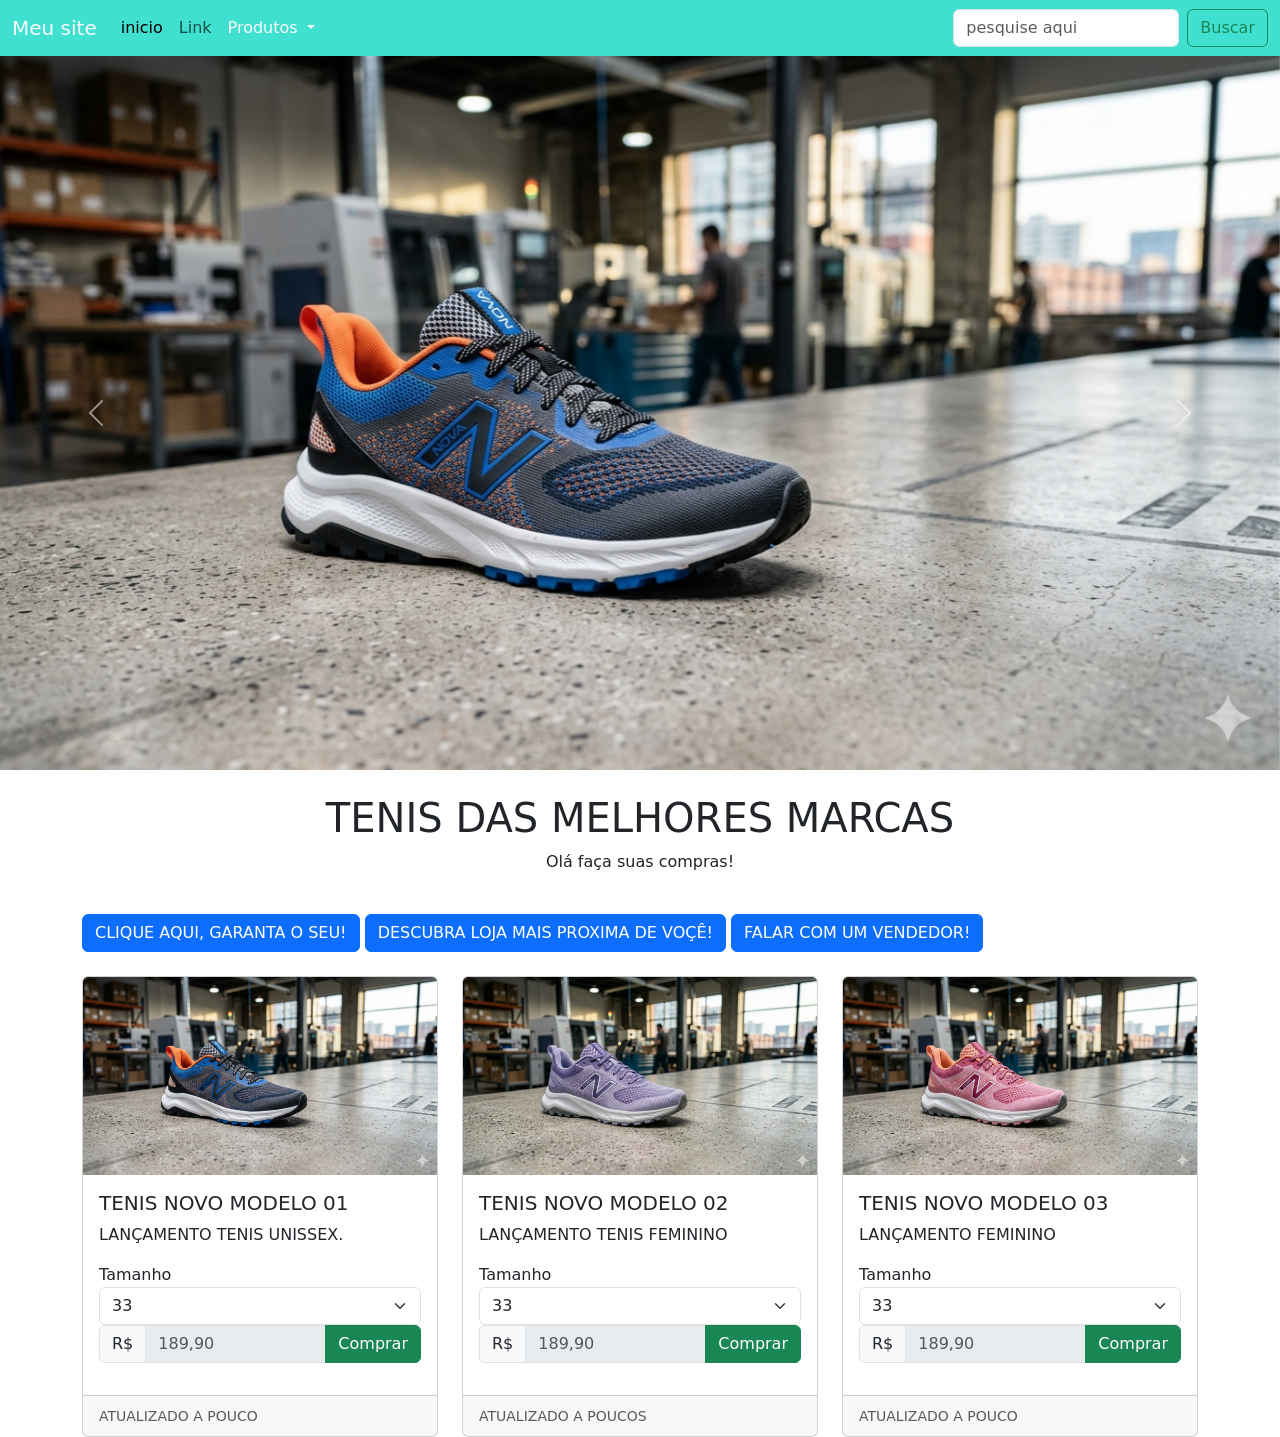
<file: index.html>
<!DOCTYPE html>
<html lang="pt-br">

<head>
    <meta charset="UTF-8">
    <meta name="viewport" content="width=device-width, initial-scale=1.0">
    <title>Eduarda melo</title>
    <link rel="stylesheet" href="style.css">
    <link href="https://cdn.jsdelivr.net/npm/bootstrap@5.3.8/dist/css/bootstrap.min.css" rel="stylesheet"
        integrity="sha384-sRIl4kxILFvY47J16cr9ZwB07vP4J8+LH7qKQnuqkuIAvNWLzeN8tE5YBujZqJLB" crossorigin="anonymous">
</head>

<body>
    <nav class="navbar navbar-expand-lg text-light" style="background-color: turquoise;" ">
  <div class=" container-fluid">
        <a class="navbar-brand text-light" href="#">Meu site</a>
        <button class="navbar-toggler" type="button" data-bs-toggle="collapse" data-bs-target="#navbarSupportedContent"
            aria-controls="navbarSupportedContent" aria-expanded="false" aria-label="Toggle navigation">
            <span class="navbar-toggler-icon"></span>
        </button>
        <div class="collapse navbar-collapse" id="navbarSupportedContent">
            <ul class="navbar-nav me-auto mb-2 mb-lg-0">
                <li class="nav-item">
                    <a class="nav-link active" aria-current="page" href="#">inicio
                    </a>
                </li>
                <li class="nav-item">
                    <a class="nav-link" href="#">Link</a>
                </li>
                <li class="nav-item dropdown">
                    <a class="nav-link dropdown-toggle text-light href=" #" role="button" data-bs-toggle="dropdown"
                        aria-expanded="false">
                        Produtos
                    </a>
                    <ul class="dropdown-menu">
                        <li><a class="dropdown-item" href="#">Celulares</a></li>
                        <li><a class="dropdown-item" href="#">Air fry </a></li>
                        - <li>
                            <hr class="dropdown-divider">
                        </li>
                        <li><a class="dropdown-item" href="#">Something else here</a></li>
                    </ul>
                </li>
            </ul>
            <form class="d-flex" role="search">
                <input class="form-control me-2" type="search" placeholder="pesquise aqui" aria-label="Search" />
                <button class="btn btn-outline-success" type="submit">Buscar
                </button>
            </form>
        </div>
        </div>
    </nav>

    <div id="carouselExample" class="carousel slide">
        <div class="carousel-inner">
            <div class="carousel-item active">
                <img src="/imagens/tenis1fb/tenis1.png" class="d-block w-100" alt="...">
            </div>
            <div class="carousel-item">
                <img src="imagens/tenis2/tenis2.png" class="d-block w-100" alt="...">
            </div>
            <div class="carousel-item">
                <img src="imagens/tenis3/tenis3.png" class="d-block w-100" alt="...">
            </div>

        </div>
        <button class="carousel-control-prev" type="button" data-bs-target="#carouselExample" data-bs-slide="prev">
            <span class="carousel-control-prev-icon" aria-hidden="true"></span>
            <span class="visually-hidden">Previous</span>
        </button>
        <button class="carousel-control-next" type="button" data-bs-target="#carouselExample" data-bs-slide="next">
            <span class="carousel-control-next-icon" aria-hidden="true"></span>
            <span class="visually-hidden">Next</span>
        </button>


    </div>
    <div class="container">
        <br>

        <h1 class="text-center">TENIS DAS MELHORES MARCAS</h1>
        <p class="text-center">Olá faça suas compras!</p>
        <br>
        <a href="" class="btn btn-primary">CLIQUE AQUI, GARANTA O SEU!</a>
        <a href="" class="btn btn-primary">DESCUBRA LOJA MAIS PROXIMA DE VOÇÊ!</a>
        <a href="" class="btn btn-primary">FALAR COM UM VENDEDOR!</a>
        <br>
        <br>
        <div class="row row-cols-1 row-cols-md-3 g-4">
            <div class="col">
                <div class="card h-100">
                    <img src="imagens/tenis1fb/tenis1.png
                    " class="card-img-top" alt="...">
                    <div class="card-body">
                        <h5 class="card-title">TENIS NOVO MODELO 01</h5>
                        <p class="card-text">LANÇAMENTO TENIS UNISSEX.</p>
                        <label for="" class="card-text">Tamanho</label>
                            <select class="form-select">
                                <option value="33">33</option>
                                <option value="34">34</option>
                                <option value="35">35</option>
                                <option value="36">36</option>
                                <option value="37">37</option>
                                <option value="38">38</option>
                                <option value="39">39</option>
                                <option value="40">40</option>
                                <option value="41">41</option>
                            </select>
                        <div class="input-group mb-3">
                            <span class="input-group-text">R$ </span>
                            <input type="text" class="form-control" placeholder="189,90" disabled>
                            <a href="tenis1.html" class="btn btn-success">Comprar</a>
                        </div>

                    </div>
                    <div class="card-footer">
                        <small class="text-body-secondary">ATUALIZADO A POUCO</small>
                    </div>
                </div>
            </div>
            <div class="col">
                <div class="card h-100">
                    <img src="imagens/tenis2/tenis2.png" class="card-img-top" alt="...">
                    <div class="card-body">
                        <h5 class="card-title">TENIS NOVO MODELO 02</h5>
                        <p class="card-text">LANÇAMENTO TENIS FEMININO</p>
                            <label for="" class="card-text">Tamanho</label>
                            <select class="form-select">
                                <option value="33">33</option>
                                <option value="34">34</option>
                                <option value="35">35</option>
                                <option value="36">36</option>
                                <option value="37">37</option>
                                <option value="38">38</option>
                                <option value="39">39</option>
                                <option value="40">40</option>
                                <option value="41">41</option>
                            </select>
                                                <div class="input-group mb-3">
                            <span class="input-group-text">R$ </span>
                            <input type="text" class="form-control" placeholder="189,90" disabled>
                            <a href="tenis2.html" class="btn btn-success">Comprar</a>
                        </div>
                    </div>
                    <div class="card-footer">
                        <small class="text-body-secondary">ATUALIZADO A POUCOS</small>
                    </div>
                </div>
            </div>
            <div class="col">
                <div class="card h-100">
                    <img src="imagens/tenis3/tenis3.png" class="card-img-top" alt="...">
                    
                    <div class="card-body">
                        <h5 class="card-title">TENIS NOVO MODELO 03</h5>
                        <p class="card-text">LANÇAMENTO FEMININO </p>
                        <label for="" class="card-text">Tamanho</label>
                            <select class="form-select">
                                <option value="33">33</option>
                                <option value="34">34</option>
                                <option value="35">35</option>
                                <option value="36">36</option>
                                <option value="37">37</option>
                                <option value="38">38</option>
                                <option value="39">39</option>
                                <option value="40">40</option>
                                <option value="41">41</option>
                            </select>
                                                <div class="input-group mb-3">
                            <span class="input-group-text">R$ </span>
                            <input type="text" class="form-control" placeholder="189,90" disabled>
                            <a href="tenis3.html" class="btn btn-success">Comprar</a>
                        </div>
                    </div>
                    <div class="card-footer">
                        <small class="text-body-secondary">ATUALIZADO A POUCO</small>
                    </div>
                </div>
            </div>
        </div>
    </div>
</body>
<script src="https://cdn.jsdelivr.net/npm/bootstrap@5.3.8/dist/js/bootstrap.bundle.min.js"
    integrity="sha384-FKyoEForCGlyvwx9Hj09JcYn3nv7wiPVlz7YYwJrWVcXK/BmnVDxM+D2scQbITxI"
    crossorigin="anonymous"></script>

</html>
</file>
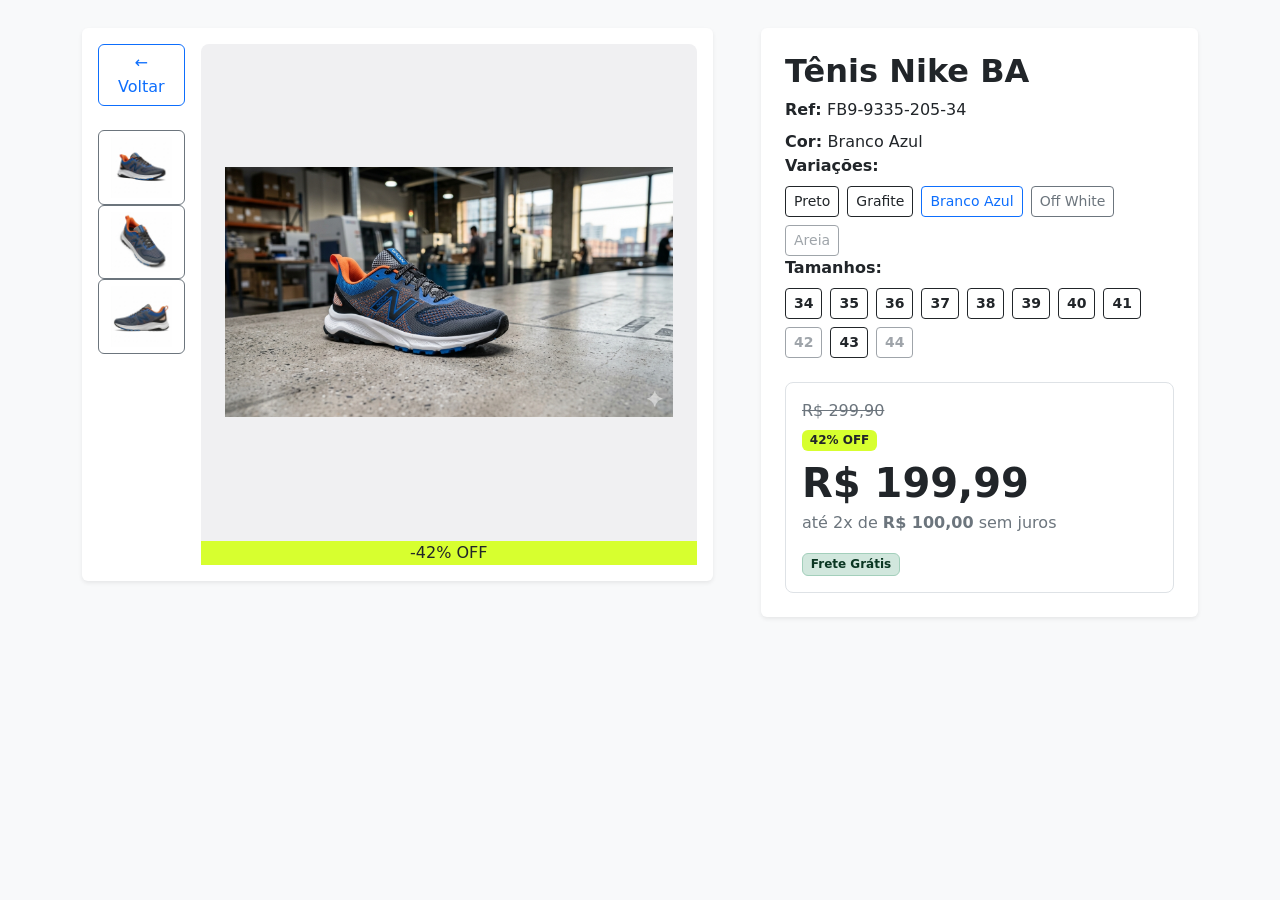
<file: tenis1.html>
<!DOCTYPE html>
<html lang="pt-br">

<head>
    <meta charset="UTF-8">
    <meta name="viewport" content="width=device-width, initial-scale=1.0">
    <title>Produto 1</title>
    <link rel="stylesheet" href="style.css">

    <link href="https://cdn.jsdelivr.net/npm/bootstrap@5.3.8/dist/css/bootstrap.min.css" rel="stylesheet"
        integrity="sha384-sRIl4kxILFvY47J16cr9ZwB07vP4J8+LH7qKQnuqkuIAvNWLzeN8tE5YBujZqJLB" crossorigin="anonymous">
</head>

<body class="bg-light">
    <br>
    <main class="container py-4 py-lg-1">
        <div class="row g-4 g-lg-5 align-items-start">
            <section class="col-12 col-lg-7">
                <div class="card border-0 shadow-sm">
                    <div class="card-body p-2 p-md-3">
                        <div class="row g-3">
                            <div class="col-2 col-md-2">
                                <div class="d-grip gap-2">
                                    <a href="index.html" class="btn btn-outline-primary">← Voltar</a>
                                    <br><br>
                                    <button class="btn btn-outline-secondary" type="button">
                                        <img src="/imagens/tenis1fb/tenis 1fb.png" class="d-block w-100" alt="..." onclick="trocarImagem(this.src)">
                                    </button>
                                    <button class="btn btn-outline-secondary" type="button">
                                        <img src="/imagens/tenis1fb/tenis1bf2.png" class="d-block w-100" alt="..." onclick="trocarImagem(this.src)">
                                    </button>
                                    <button class="btn btn-outline-secondary" type="button">
                                        <img src="/imagens/tenis1fb/tenis1bf3.png" class="d-block w-100" alt="..." onclick="trocarImagem(this.src)">
                                    </button>
                                </div>
                            </div>
                            <div class="col-10 col-md-10">
                                <div class="card border-0 rounded-3" style="background-color: #f0f0f2;">
                                    <div class="ratio ratio-1x1 magnifier-container" id="magnifierContainer">
                                        <img src="/imagens/tenis1fb/tenis1.png" alt="Tenis Adidas"
                                            class="img-fluid p-3 p-md-4" style="object-fit: contain;" id="imagemPrincipal">
                                            <div class="lupa" id="lupa"></div>
                                    </div>
                                    <div class="text-center fw-bold-py-2" style="background-color: #d7ff2f;">-42% OFF
                                    </div>
                                </div>
                            </div>
                        </div>
                    </div>
                </div>
            </section>

            <section class="col-12 col-lg-5">
                <div class="card border-0 shadow-sm h-100">
                    <div class="card-body p-3 p-md-4">
                        <h1 class="h2 fw-bold md-3 text-start">Tênis Nike BA</h1>
                        <p class="mb-2"><b>Ref: </b> FB9-9335-205-34</p>
                        <span class="mb-4"><b>Cor: </b> Branco Azul</span>
                        <div class="md-4">
                            <p class="fw-bold mb-2">Variações: </p>
                            <div class="d-flex flex-wrap gap-2">
                                <button class="btn btn-outline-dark btn-sm">Preto</button>
                                <button class="btn btn-outline-dark btn-sm">Grafite</button>
                                <button class="btn btn-outline-primary btn-sm">Branco Azul</button>
                                <button class="btn btn-outline-secondary btn-sm">Off White</button>
                                <button class="btn btn-outline-secondary btn-sm" disabled>Areia</button>
                            </div>
                        </div>

                        <div class="md-4">
                            <p class="d-flex fw-bold mb-2">Tamanhos: </p>
                            <div class="d-flex flex-wrap gap-2">
                                <button class="btn btn-outline-dark btn-sm fw-semibold">34</button>
                                <button class="btn btn-outline-dark btn-sm fw-semibold">35</button>
                                <button class="btn btn-outline-dark btn-sm fw-semibold">36</button>
                                <button class="btn btn-outline-dark btn-sm fw-semibold">37</button>
                                <button class="btn btn-outline-dark btn-sm fw-semibold">38</button>
                                <button class="btn btn-outline-dark btn-sm fw-semibold">39</button>
                                <button class="btn btn-outline-dark btn-sm fw-semibold">40</button>
                                <button class="btn btn-outline-dark btn-sm fw-semibold">41</button>
                                <button class="btn btn-outline-secondary btn-sm fw-semibold" disabled>42</button>
                                <button class="btn btn-outline-dark btn-sm fw-semibold">43</button>
                                <button class="btn btn-outline-secondary btn-sm fw-semibold" disabled>44</button>
                            </div>
                        </div>
                        <br>
                        <div class="card border rounded-3">
                            <div class="card-body">
                                <p class="text-secondary text-decoration-line-through mb-1">R$ 299,90</p>
                                <p class="mb-2">
                                    <span class="badge text-dark" style="background-color: #d7ff2f;">42% OFF</span>
                                </p>
                                <p class="display-6 fw-bold mb-1">R$ 199,99</p>
                                <p class="text-secondary md-3">até 2x de <b>R$ 100,00</b> sem juros </p>
                                <span class="badge bg-success-subtle text-success-emphasis border border-success-subtle">Frete Grátis</span>
                            </div>
                        </div>
                    </div>
            </section>
        </div>
    </main>
</body>
<script src="tenis.js"></script>

<script src="https://cdn.jsdelivr.net/npm/bootstrap@5.3.8/dist/js/bootstrap.bundle.min.js"
    integrity="sha384-FKyoEForCGlyvwx9Hj09JcYn3nv7wiPVlz7YYwJrWVcXK/BmnVDxM+D2scQbITxI"
    crossorigin="anonymous"></script>

</html>
</file>
<file: style.css>
body {
     font-family:Arial, sans-serif;
    background-color: #f0bf97;
    color: #e914c9;
}
h1{
    color:rgb(0, 0, 0);
}

.magnifier-container {
    position: relative;
    cursor: crosshair;
    overflow: hidden;
}

.lupa {
    position: absolute;
    width: 140px;
    height: 140px;
    border: 2px solid rgba(255, 255, 255, 0.95);
    outline: 1px solid rgba(0, 0, 0, 0.08);
    border-radius: 50%;
    pointer-events: none;
    background-repeat: no-repeat;
    box-shadow:
        0 16px 28px rgba(0, 0, 0, 0.25),
        inset 0 0 0 10px rgba(255, 255, 255, 0.22),
        inset 0 10px 24px rgba(255, 255, 255, 0.32);
    opacity: 0;
    visibility: hidden;
    transform: scale(0.9);
    transition: opacity 0.18s ease, transform 0.2s ease, visibility 0.2s ease;
    z-index: 10;
}

.lupa::after {
    content: "";
    position: absolute;
    top: 14px;
    left: 22px;
    width: 44px;
    height: 20px;
    border-radius: 999px;
    background: linear-gradient(to right, rgba(255, 255, 255, 0.78), rgba(255, 255, 255, 0));
    transform: rotate(-22deg);
}

.lupa.ativa {
    opacity: 1;
    visibility: visible;
    transform: scale(1);
}
</file>
